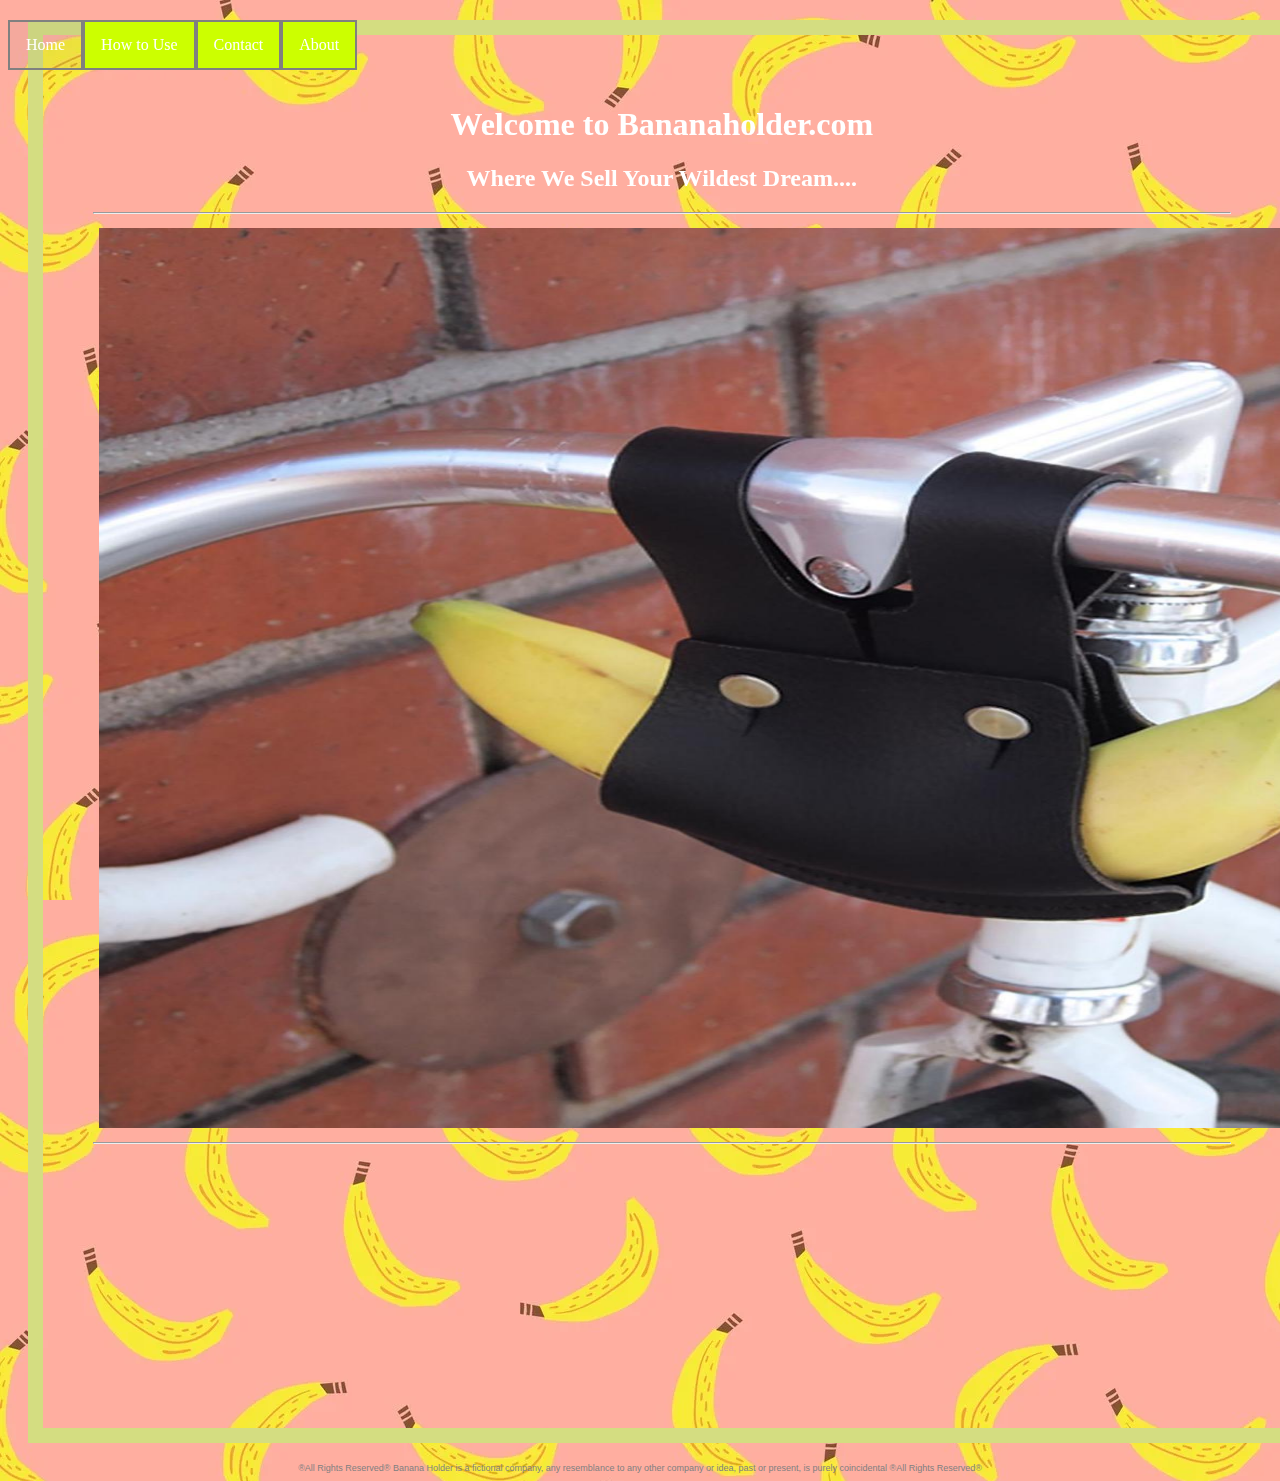
<file: index.html>
<!DOCTYPE html>
<html lang="en">
<head>
    <meta charset="UTF-8">
    <meta name="viewport" content="width=device-width, initial-scale=1.0">
    <title>Banana Holder Home</title>
    <link rel="stylesheet" href="style.css">
    <link rel="icon" href="bananaFavicon.png">
    <script defer src="app.js"></script>
    
</head>
<body>
    <div class="topnav">
        <div class="wrapper">
            <a class="active" href="index.html">Home</a>
            <a href="howtouse.html"><span>How to Use</span></a>
            <a href="contact.html"><span>Contact</span></a>
            <a href="about.html"><span>About</span></a>
        </div>
    </div>
    <div class="box">
        <div class="hidden">
            <h1>Welcome to Bananaholder.com</h1>

            <h2 class="hidden">Where We Sell Your Wildest Dream....</h2>

            <hr>
        </div>
        <img class="mySlides" src="bananaholder.jpg">
        <img class="mySlides" src="banana.jpg" >
        <img class="mySlides" src="banana1.jpg" >

            <hr>
        
        <div class="hidden" class="font">
            <h2>...THE BANANA HOLDER!!!</p>
            <p style="text-decoration: line-through;">$50.00</p>
            <p>$24.99</p>
            <a  class="set" href="buyNow.html">Buy</a>
            <hr>
        </div>
    </div>
    <footer>®All Rights Reserved®       Banana Holder is a fictional company, any resemblance to any other company or idea, past or present, is purely coincidental        ®All Rights Reserved®</footer>
</body>
</html>
</file>
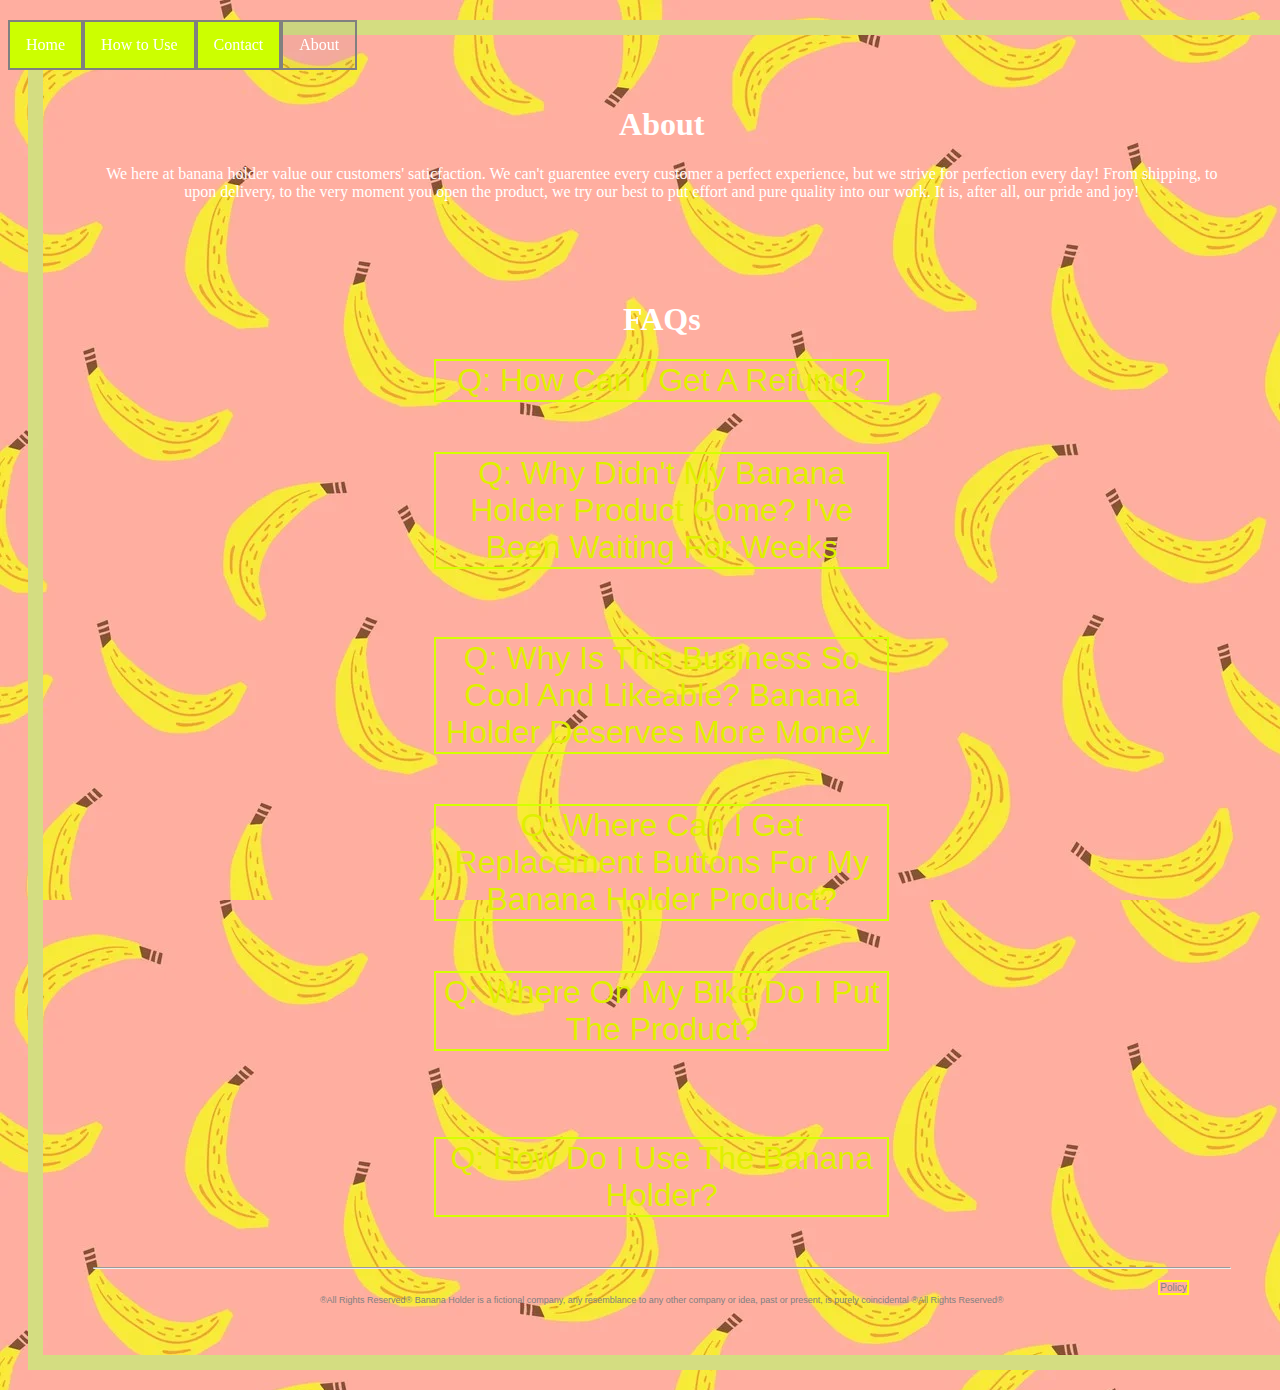
<file: about.html>
<!DOCTYPE html>
<html lang="en">
<head>
    <meta charset="UTF-8">
    <meta name="viewport" content="width=device-width, initial-scale=1.0">
    <title>About</title>
    <link rel="stylesheet" href="style.css">
    <link rel="icon" href="bananaFavicon.png">
    <script defer src="app.js"></script>
</head>
<body>
    <div class="topnav">
        <div class="wrapper">
            <a href="index.html">Home</a>
            <a  href="howtouse.html"><span>How to Use</span></a>
            <a href="contact.html"><span>Contact</span></a>
            <a class="active" href="about.html"><span>About</span></a>
        </div>
    </div>
    <div class="box">
        <h1>About</h1>
        <p>We here at banana holder value our customers' saticfaction. We can't guarentee every customer a perfect experience, but we strive for perfection every day! From shipping, to upon delivery, to the very moment you open the product, we try our best to put effort and pure quality into our work. It is, after all, our pride and joy!</p>
        <div class="spc"></div>
        <h1>FAQs</h1>
        <button class="set1">Q: How Can I Get A Refund?</button>
        <p class="no1">A: Please Consult Our Policy Page For Details On Refunds.</p>
        <button class="set1">Q: Why Didn't My Banana Holder Product Come? I've Been Waiting For Weeks</button>
        <p class="no1">A: If Your Product Hasn't Arrived Yet, Our Shipping Is Most Likely Backed Up. Products Usually Ship In 5-10 Weeks And Arrive To Your Door Step 5-10 Days After, But 2-3 Weeks More If Shipping Is Backed Up. If Your Product Still Doesn't Come In The Time Windows Previously Stated, Please Visit Our Contact Page For Contact Information</p>
        <button class="set1">Q: Why Is This Business So Cool And Likeable? Banana Holder Deserves More Money.</button>
        <p class="no1">A: As Employees Of Banana Holder, It Is Our Honor And Passion To Serve Our Customers! Thank You For Shopping With Us!</p>
        <button class="set1">Q: Where Can I Get Replacement Buttons For My Banana Holder Product?</button>
        <p class="no1">A: As Of Right Now, We Do Not Offer Replacement Parts, But We Would Be Keen To Consider Offering Replacements In The Near Future!</p>
        <button class="set1">Q: Where On My Bike Do I Put The Product?</button>
        <p class="no1">A: The Banana Holder Can Be Installed Anywhere On Your Bike. The Most Popular Choice is Below The Seat, And Above Where You Pedal, But Some Bikes Have Cupholders. If You Have A Cupholder There, Then The Second Popular Choice Is Along The Handle Bars Of The Bike. Keep In Mind, Your Bike Isn't The Only Place You Can Put Your Banana Holder.</p>
        <button class="set1">Q: How Do I Use The Banana Holder?</button>
        <p class="no1">A: Please Consult Our "How To Use" Page, Which Provides A Thorough Explanation On How The Banana Holder Works, And A Step By Step Guide On How To Use It. </p>
        <hr>
        <a href="policy.html" class="policy" >Policy</a>
        <footer>®All Rights Reserved®       Banana Holder is a fictional company, any resemblance to any other company or idea, past or present, is purely coincidental        ®All Rights Reserved®</footer>
    </div>
    
</body>
</html>
</file>
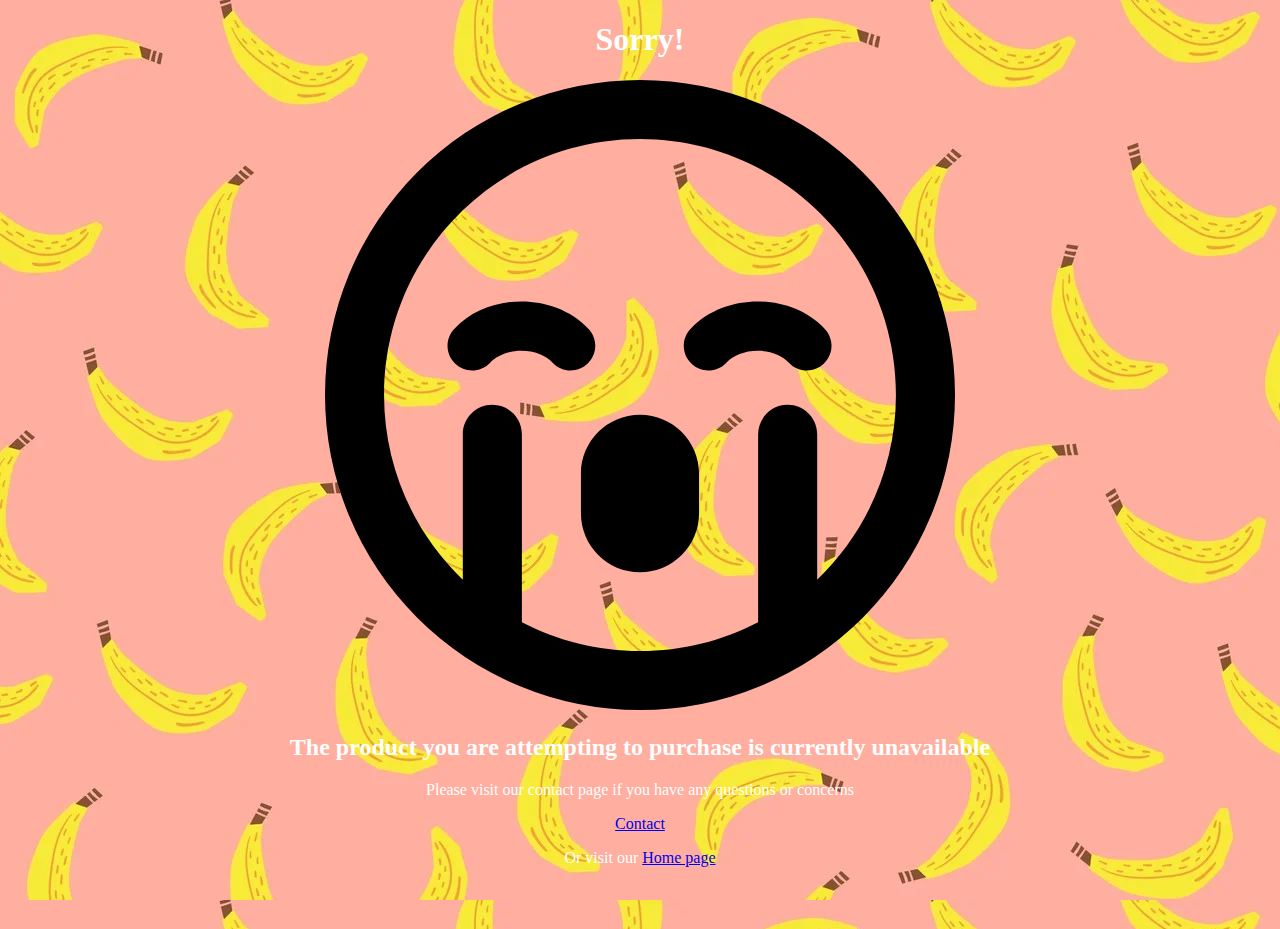
<file: buyNow.html>
<!DOCTYPE html>
<html lang="en">
<head>
    <meta charset="UTF-8">
    <meta name="viewport" content="width=device-width, initial-scale=1.0">
    <title>Not Available</title>
    <link rel="icon" href="bananaFavicon.png">
    <link rel="stylesheet" href="style.css">
    <link rel="icon" href="face-sad-cry-regular.svg">
</head>
<body>
    <h1 style="font-size: xx-large;">Sorry!</h1>
    <img style="width: 70vh; height: 70vh;" src="face-sad-cry-regular.svg">
    <h2>The product you are attempting to purchase is currently unavailable</h2>
    <p>Please visit our contact page if you have any questions or concerns</p>
    <a href="contact.html">Contact</a>
    <p>Or visit our <a href="index.html">Home page</a></p>
</body>
</html>
</file>
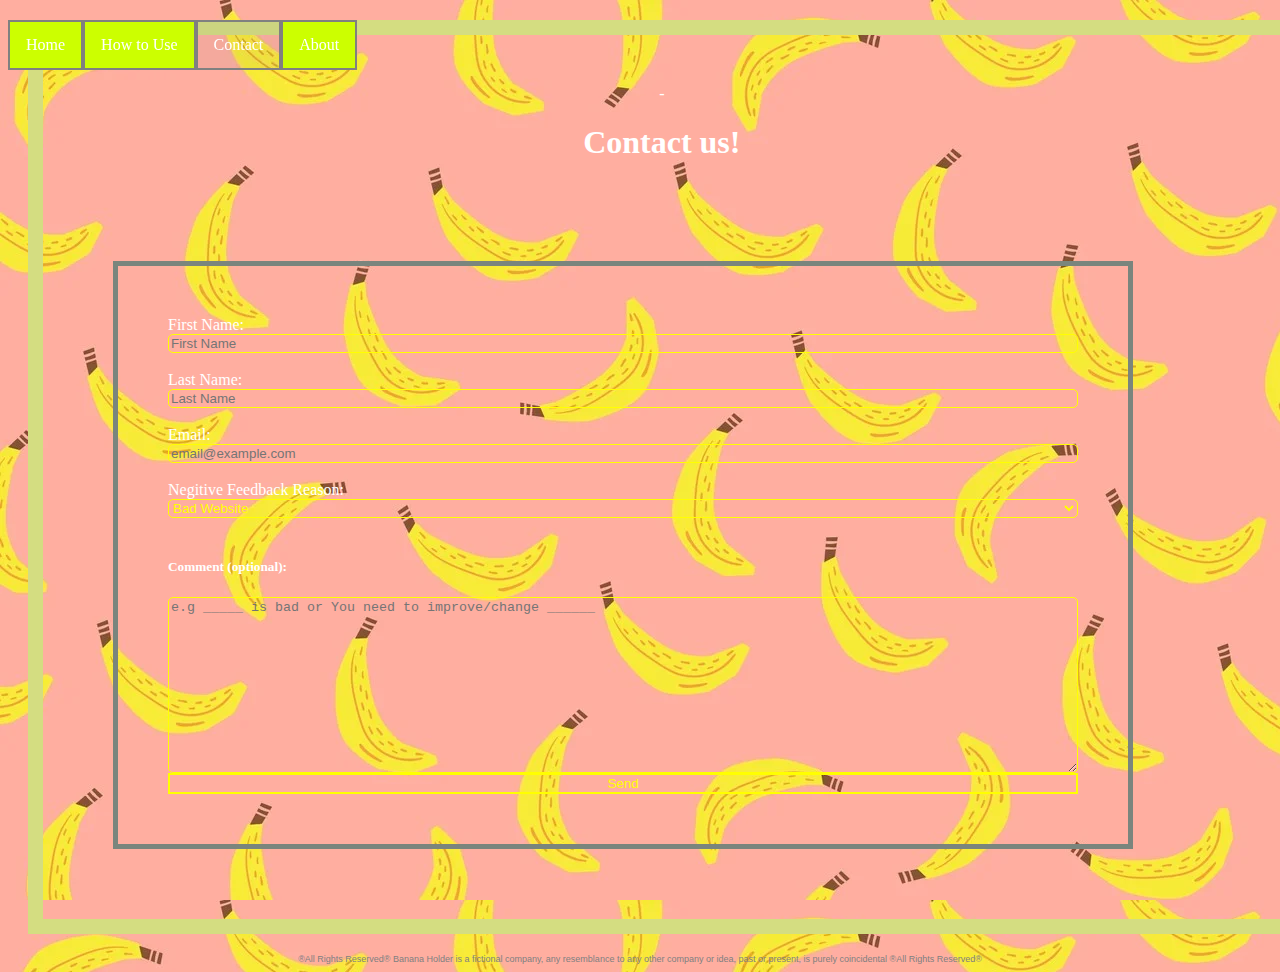
<file: contact.html>
<!DOCTYPE html>
<html lang="en">
<head>
    <meta charset="UTF-8">
    <meta name="viewport" content="width=device-width, initial-scale=1.0">
    <title>Contact</title>
    <link rel="shortcut icon" href="bananaFavicon.png" type="image/x-icon">
    <link rel="stylesheet" href="style.css">
    <script defer src="app.js"></script>
</head>
<body>
    <div class="topnav">
        <div class="wrapper">
            <a href="index.html">Home</a>
            <a href="howtouse.html"><span>How to Use</span></a>
            <a class="active" href="contact.html"><span>Contact</span></a>
            <a href="about.html"><span>About</span></a>
        </div>
    </div>
    <div class="box">-
        <h1>Contact us!</h1>
        <div class="spc"></div>
        <div class="box2">
        <form class="column" action="submit.html">
            <label for="fname">First Name:</label>
            <input type="text" id="fname" name="firstname" placeholder="First Name" required>
            <br>
            <label for="lname">Last Name:</label>
            <input type="text" id="lname" name="lastname" placeholder="Last Name" required>
            <br>
            <label for="email">Email:</label>
            <input type="email" id="email" placeholder="email@example.com" required>
            <br>
            <label for="bad">Negitive Feedback Reason:</label>
            <select id="bad" class="inp" name="problem" id="problem" required>Problem
                <option value="Bad Website">Bad Website</option>
                <option value="Bad Service">Bad Service</option>
                <option value="">Something is Incorrect</option>
                <option value="">Product Didn't Come</option>
                <option value="">Error</option>
                <option value="">Other</option>
                <option value="">N/A</option>
            </select>
            <br>
            <h5>Comment (optional):</h5>
            <textarea id="subject" name="subject" placeholder="e.g _____ is bad or You need to improve/change ______" style="height:170px"></textarea>
            <input type="submit" value="Send" class="submitbtn" href="mailto:1loganmcd@gmail.com?subject=SUBJECT&body=MESSAGE"></input>

        </form>


        </div>
    </div>
    <footer>®All Rights Reserved®       Banana Holder is a fictional company, any resemblance to any other company or idea, past or present, is purely coincidental        ®All Rights Reserved®</footer>
</body>
</html>
</file>
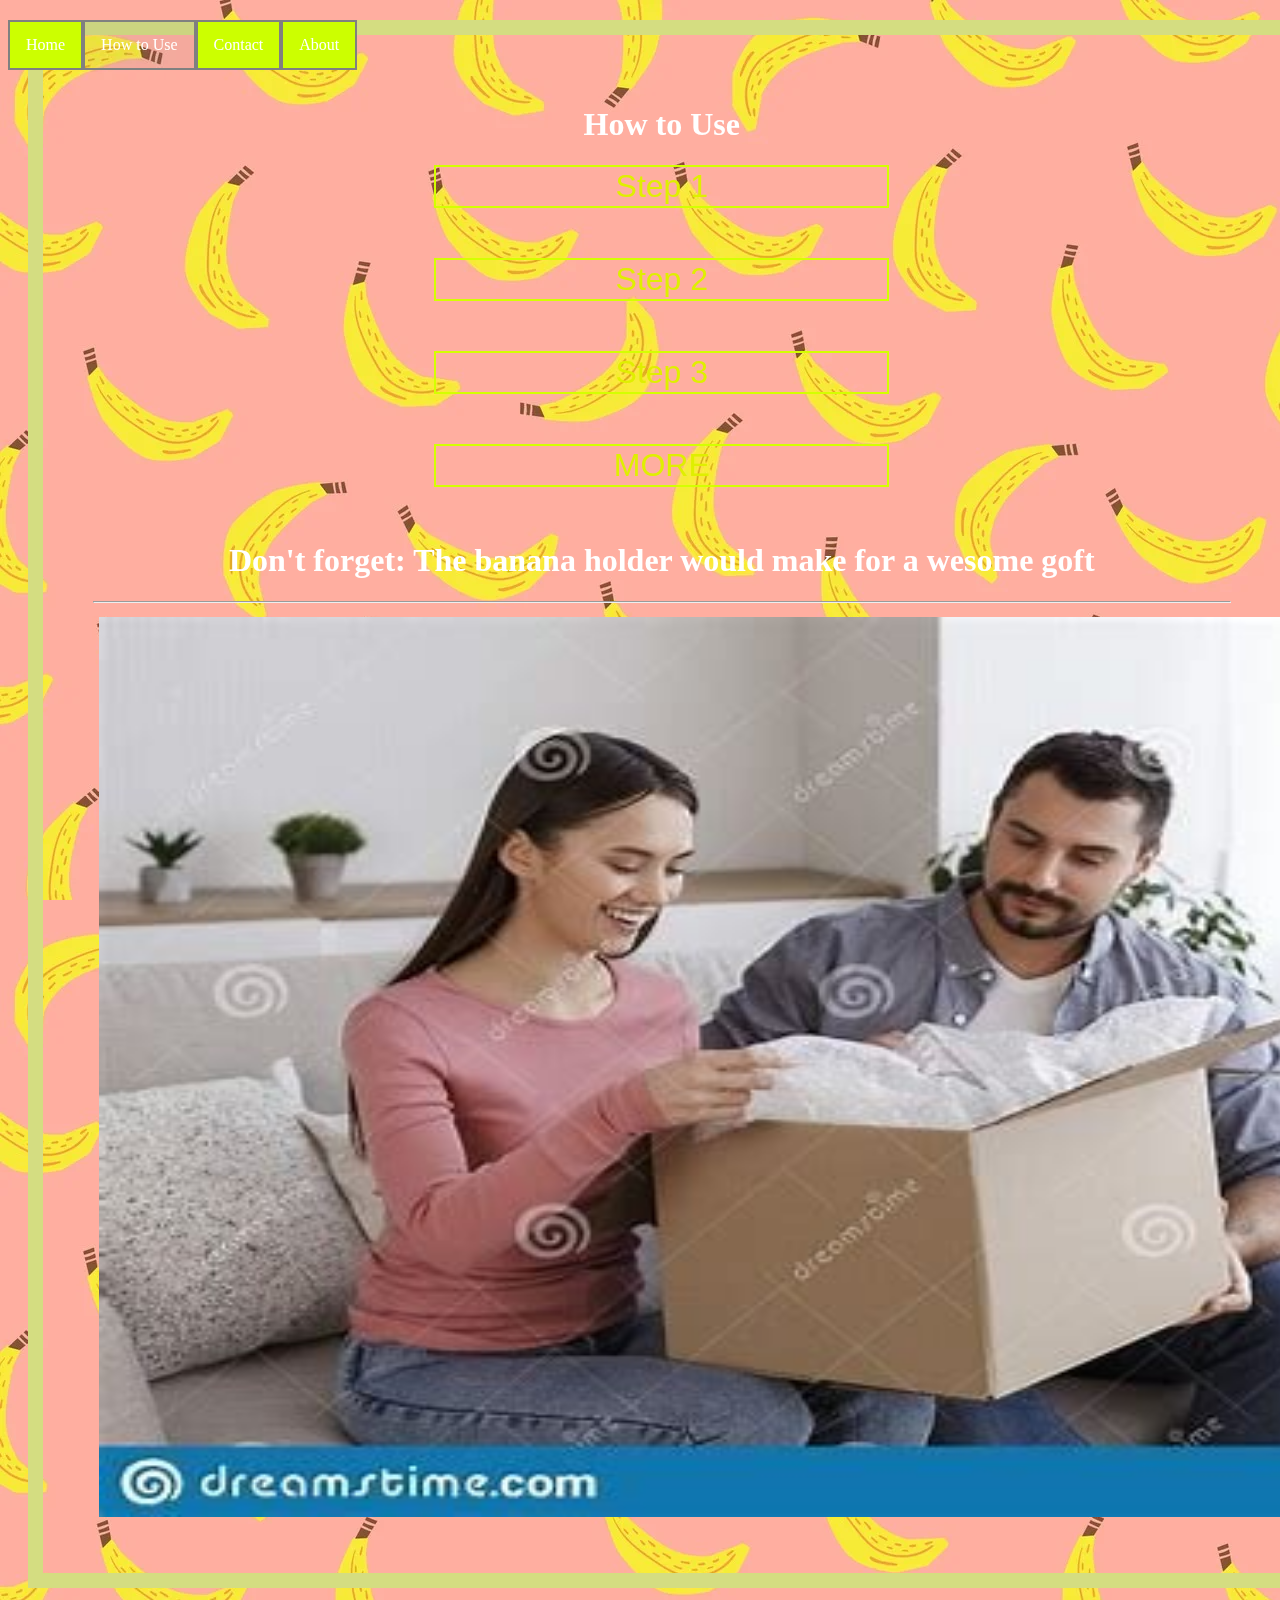
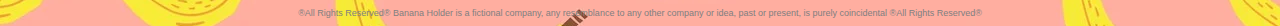
<file: howtouse.html>
<!DOCTYPE html>
<html lang="en">
<head>
    <meta charset="UTF-8">
    <meta name="viewport" content="width=device-width, initial-scale=1.0">
    <title>How to Use</title>
    <script defer src="app.js"></script>
    <link rel="stylesheet" href="style.css">
    <link rel="icon" href="bananaFavicon.png">
</head>
<body>
    <div class="topnav">
        <div class="wrapper">
            <a href="index.html">Home</a>
            <a class="active" href="howtouse.html"><span>How to Use</span></a>
            <a href="contact.html"><span>Contact</span></a>
            <a href="about.html"><span>About</span></a>
        </div>
    </div>
    <div class="box">
        <div class="hidden">
            <h1>How to Use</h1>
            <button class="set1">Step 1</button>
            <p class="no1">Purchase your banana holder product. Have it delivered straight to your house!</p>

            <button class="set1">Step 2</button>
            <p class="no1">Check the mail every week! Once you have it, unbox the product.</p>
            
            <button class="set1">Step 3</button>
            <p class="no1">Use the buttons on the REAL leather product to apply it anywhere!</p>
            <button class="set1">MORE</button>
            <p class="no1">You can put the banana holder anywhere! on your bike, just in case you get hungry on your ride. You can put the banana holder ANYWHERE YOU GO!</p>
            <h1>Don't forget: The banana holder would make for a wesome goft</h1>
            <hr>
            <img class="mySlides" src="gift.jpg">
            <img class="mySlides" src="gift1.jpg" >
            <img class="mySlides" src="gift3.jpg" >
            <img class="mySlides" src="BuyNow.jpg">
            <img class="mySlides" src="thumbsup.jpg">
            <img class="mySlides" src="wow.jpg">
        </div>
    </div>
    <footer>®All Rights Reserved®       Banana Holder is a fictional company, any resemblance to any other company or idea, past or present, is purely coincidental        ®All Rights Reserved®</footer>
    
</body>
</html>
</file>
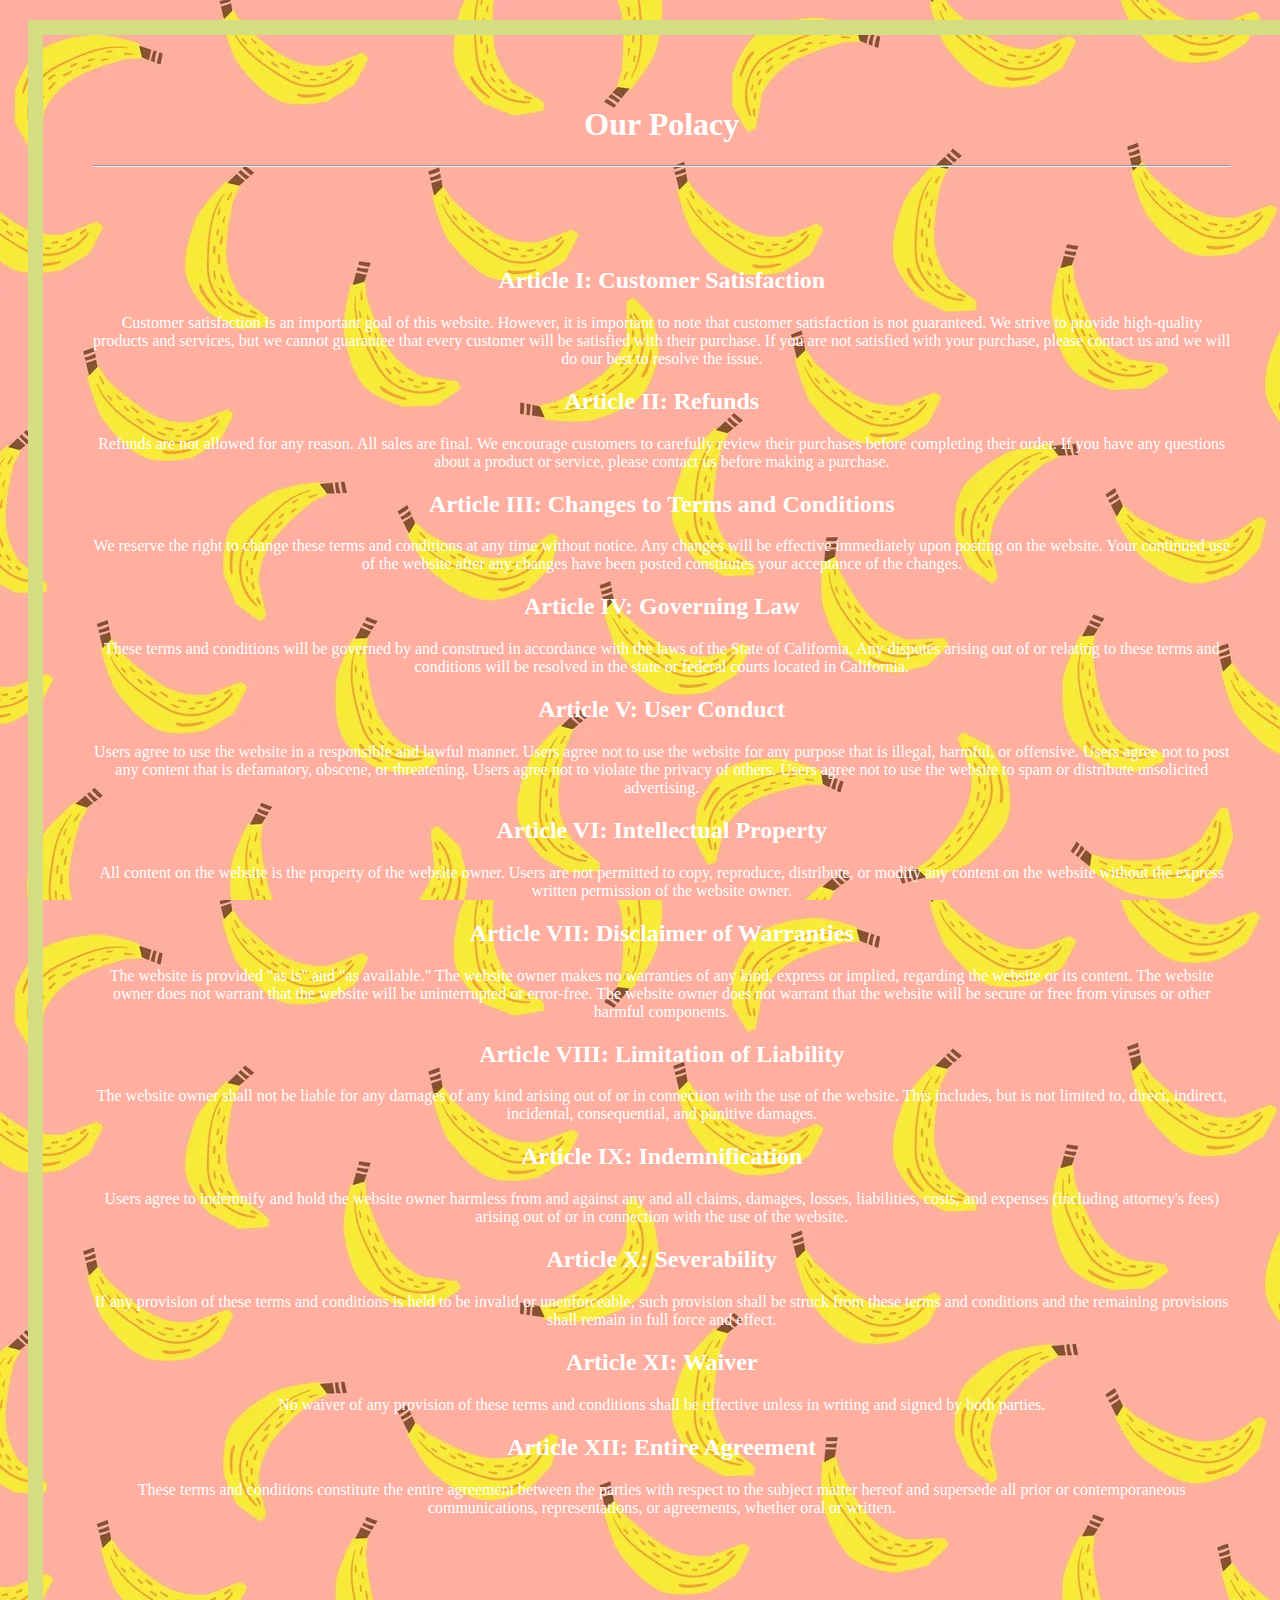
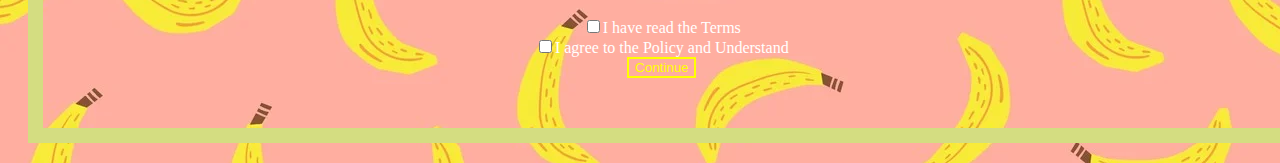
<file: policy.html>
<!DOCTYPE html>
<html lang="en">
<head>
    <meta charset="UTF-8">
    <meta name="viewport" content="width=device-width, initial-scale=1.0">
    <title>Policy</title>
    <link rel="stylesheet" href="style.css">
    <link rel="icon" href="bananaFavicon.png">
</head>
<body>
    <div class="box">
        <h1>Our Polacy</h1>
        <hr>
        <div class="spc"></div>
        <h2>Article I: Customer Satisfaction</h2>
        <p>
            Customer satisfaction is an important goal of this website. However, it is important to note that customer satisfaction is not guaranteed. We strive to provide high-quality products and services, but we cannot guarantee that every customer will be satisfied with their purchase. If you are not satisfied with your purchase, please contact us and we will do our best to resolve the issue.
        </p>
        <h2>Article II: Refunds</h2>
        <p> 
            
            Refunds are not allowed for any reason. All sales are final. We encourage customers to carefully review their purchases before completing their order. If you have any questions about a product or service, please contact us before making a purchase.
        </p>
        <h2>Article III: Changes to Terms and Conditions</h2>
        <p>
            
            We reserve the right to change these terms and conditions at any time without notice. Any changes will be effective immediately upon posting on the website. Your continued use of the website after any changes have been posted constitutes your acceptance of the changes.
        </p>
        <h2>Article IV: Governing Law</h2>
        <p>
           
            
            These terms and conditions will be governed by and construed in accordance with the laws of the State of California. Any disputes arising out of or relating to these terms and conditions will be resolved in the state or federal courts located in California.</p>
            <h2>Article V: User Conduct</h2>
            <p>Users agree to use the website in a responsible and lawful manner. Users agree not to use the website for any purpose that is illegal, harmful, or offensive. Users agree not to post any content that is defamatory, obscene, or threatening. Users agree not to violate the privacy of others. Users agree not to use the website to spam or distribute unsolicited advertising.</p>
            
            <h2>Article VI: Intellectual Property</h2>
            <p>All content on the website is the property of the website owner. Users are not permitted to copy, reproduce, distribute, or modify any content on the website without the express written permission of the website owner.</p>
            
            <h2>Article VII: Disclaimer of Warranties</h2>
            <p>The website is provided "as is" and "as available." The website owner makes no warranties of any kind, express or implied, regarding the website or its content. The website owner does not warrant that the website will be uninterrupted or error-free. The website owner does not warrant that the website will be secure or free from viruses or other harmful components.</p>
            
            <h2>Article VIII: Limitation of Liability</h2>
            <p>The website owner shall not be liable for any damages of any kind arising out of or in connection with the use of the website. This includes, but is not limited to, direct, indirect, incidental, consequential, and punitive damages.</p>
            
            <h2>Article IX: Indemnification</h2>
            <p>Users agree to indemnify and hold the website owner harmless from and against any and all claims, damages, losses, liabilities, costs, and expenses (including attorney's fees) arising out of or in connection with the use of the website.</p>
            
            <h2>Article X: Severability</h2>
            <p>If any provision of these terms and conditions is held to be invalid or unenforceable, such provision shall be struck from these terms and conditions and the remaining provisions shall remain in full force and effect.</p>
            
            <h2>Article XI: Waiver</h2>
            <p>No waiver of any provision of these terms and conditions shall be effective unless in writing and signed by both parties.</p>
            
            <h2>Article XII: Entire Agreement</h2>
            <p>These terms and conditions constitute the entire agreement between the parties with respect to the subject matter hereof and supersede all prior or contemporaneous communications, representations, or agreements, whether oral or written.</p>
            <div class="spc"></div>
        <form action="index.html">
            <input type="checkbox" required>I have read the Terms</input>
            <br>
            <input type="checkbox" required>I agree to the Policy and Understand</input>
            <br>
            <input type="submit" value="Continue" class="submitbtn">

            
        </form>
    </div>
</body>
</html>
</file>
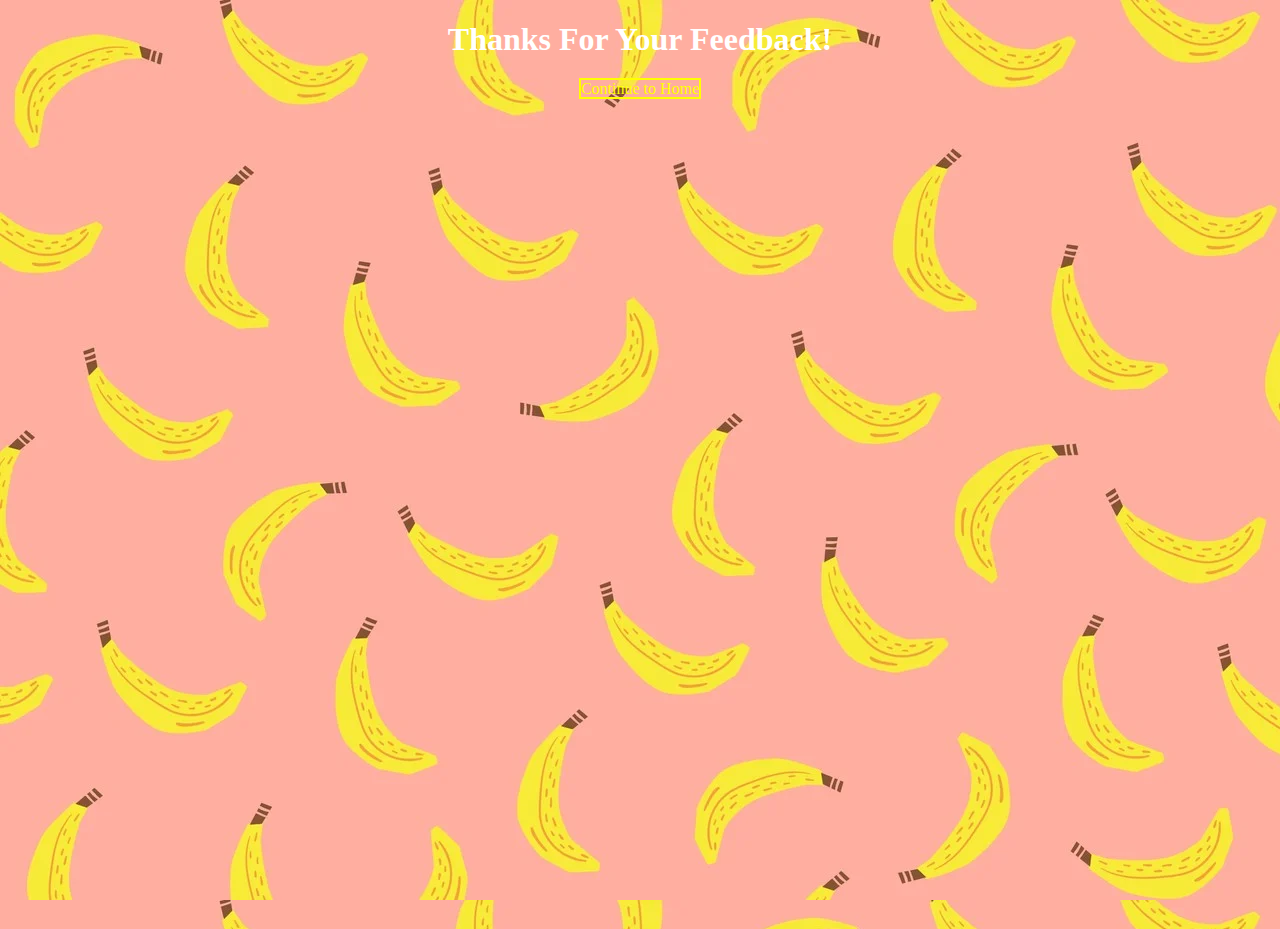
<file: submit.html>
<!DOCTYPE html>
<html lang="en">
<head>
    <meta charset="UTF-8">
    <meta name="viewport" content="width=device-width, initial-scale=1.0">
    <title>Thanks!</title>
    <link rel="stylesheet" href="style.css">
    <link rel="icon" href="bananaFavicon.png">
</head>
<body>
    <h1>Thanks For Your Feedback!</h1>
    <a class="submitbtn" href="index.html">Continue to Home</a>
    
</body>
</html>
</file>
<file: style.css>
body{
    background-image: url("bananas.webp");
    color: #ffffff;
    font-family: 'Lucida-Handwriting', cursive;
    font-style: initial;
    text-align: center;
    min-height: 100vh;

}

.space{
    margin-bottom: 900px;
}

.hidden {
    opacity: 0;
    transform: translateX(-100%);
    filter: blur(50px);
    transition: all 1s;
}

.mySlides {

    border-radius: 20px #dfef00;
    padding: 6px;
    width: 180vh;
    height: 100vh;
    display: flex;
    justify-content: center;
    align-items: center;

}

.show {
    opacity: 1;
    filter: blur(0);
    transform: translateX(0);

}
.font{
    font-size: 1000px;
    font-weight: 900;
}
.set {
    border: 2px solid #d4ff00;
    background-color: transparent;
    font-size: large;
    color: #dfef00;
    width: auto;
    padding: auto;
    text-align: center;
    margin: center;
    transition-duration: .1s;
    text-decoration: none;
}
.set:hover{
    cursor: pointer;
    background-color: #d4ff00;
    color: black;
    transition-duration: 1s;

}
.set:active {
    transform: translateY(-5%);
    content: attr(set2);
}
.no {
    opacity: 0;
    transition-duration: .7s;
}

.set:hover + .no{
    opacity: 1;
    color: red;
}
.wrapper{
    position: fixed;

  }
.topnav {
    position: relative;
    overflow: visible;
    background-color: gray;
    z-index: 99;
}
.active{
    color: antiquewhite;
    background-color: rgba(72, 0, 255, 0);
}
.topnav a{
    position: relative;
    overflow: visible;
    z-index: 99;
    display: block;
    text-decoration: none;
    color: #ffffff;
    float: left;
    text-align: center;
    padding: 14px 16px;
    background-color: #ccff00;
    border: 2px solid gray;
    transition-duration: .4s;
}

.topnav a:hover{
    background-color: #dfef00;
    text-decoration: overline;
    border: 5px;
    transform: translateY(30%);
}

.topnav a.active {
    background-color: #70707e14;
    color: white;
    z-index: 99;
  }
.set1 {
    border: 2px solid #d4ff00;
    background-color: transparent;
    font-size: xx-large;
    color: #dfef00;
    width: 40%;
    padding: auto;
    text-align: center;
    margin: center;
    transition-duration: .1s;
}
.set1:hover{
    background-color: #d4ff00;
    color: black;
    transition-duration: 1s;

}

.no1 {
    opacity: 0;
    transition-duration: .7s;

}

.set1:hover + .no1{
    opacity: 1;
    color: rgb(246, 255, 0);
    font-size: x-large;

}

.set1:hover .image{
    display: block;
}

.box {
    width: 90%;
    height: 90%;
    border: 15px solid rgb(212, 221, 129);
    padding: 50px;
    margin: 20px;
}
.spc {
    margin-bottom: 100px;
}

footer {
    color: grey;
    font-size: xx-small;
    font-family: 'Franklin Gothic Medium', sans-serif;
}
.policy {
    color: gray;
    border: 2px solid yellow;
    background-color: transparent;
    padding: auto;
    text-decoration: none;
    margin-left: 90%;
    font-family: Arial, sans-serif;
    cursor: pointer;
    transition-duration: .3s;
    font-size: x-small;

}

.policy:hover{
    background-color: yellow;
    color: black;
    font-size: small;
}
.submitbtn{
    color: yellow;
    background-color: transparent;
    padding: auto;
    cursor: pointer;
    border: 2px solid yellow;
    transition-duration: .5s;
    text-decoration: none;
}
.submitbtn:hover{
    background-color: yellow;
    color: black;
}

.box2 {
    width: 80%;
    height: 80%;
    border: 5px solid rgb(122, 133, 125);
    padding: 50px;
    margin: 20px;
    position: relative;
    align-items: center;

}


input[type=text]{
    border: 1px solid yellow;
    color: yellow;
    background-color: transparent;
    border-radius: 5px;
}
input[type=email]{
    border: 1px solid yellow;
    color: yellow;
    background-color: transparent;
    border-radius: 5px;
}

.inp{
    border: 1px solid yellow;
    color: yellow;
    background-color: transparent;
    border-radius: 5px;
    width: auto;
    height: auto;
}
textarea{
    border: 1px solid yellow;
    color: yellow;
    background-color: transparent;
    border-radius: 5px;
}
.column{
    display: grid;
    text-align: left;

}
</file>
